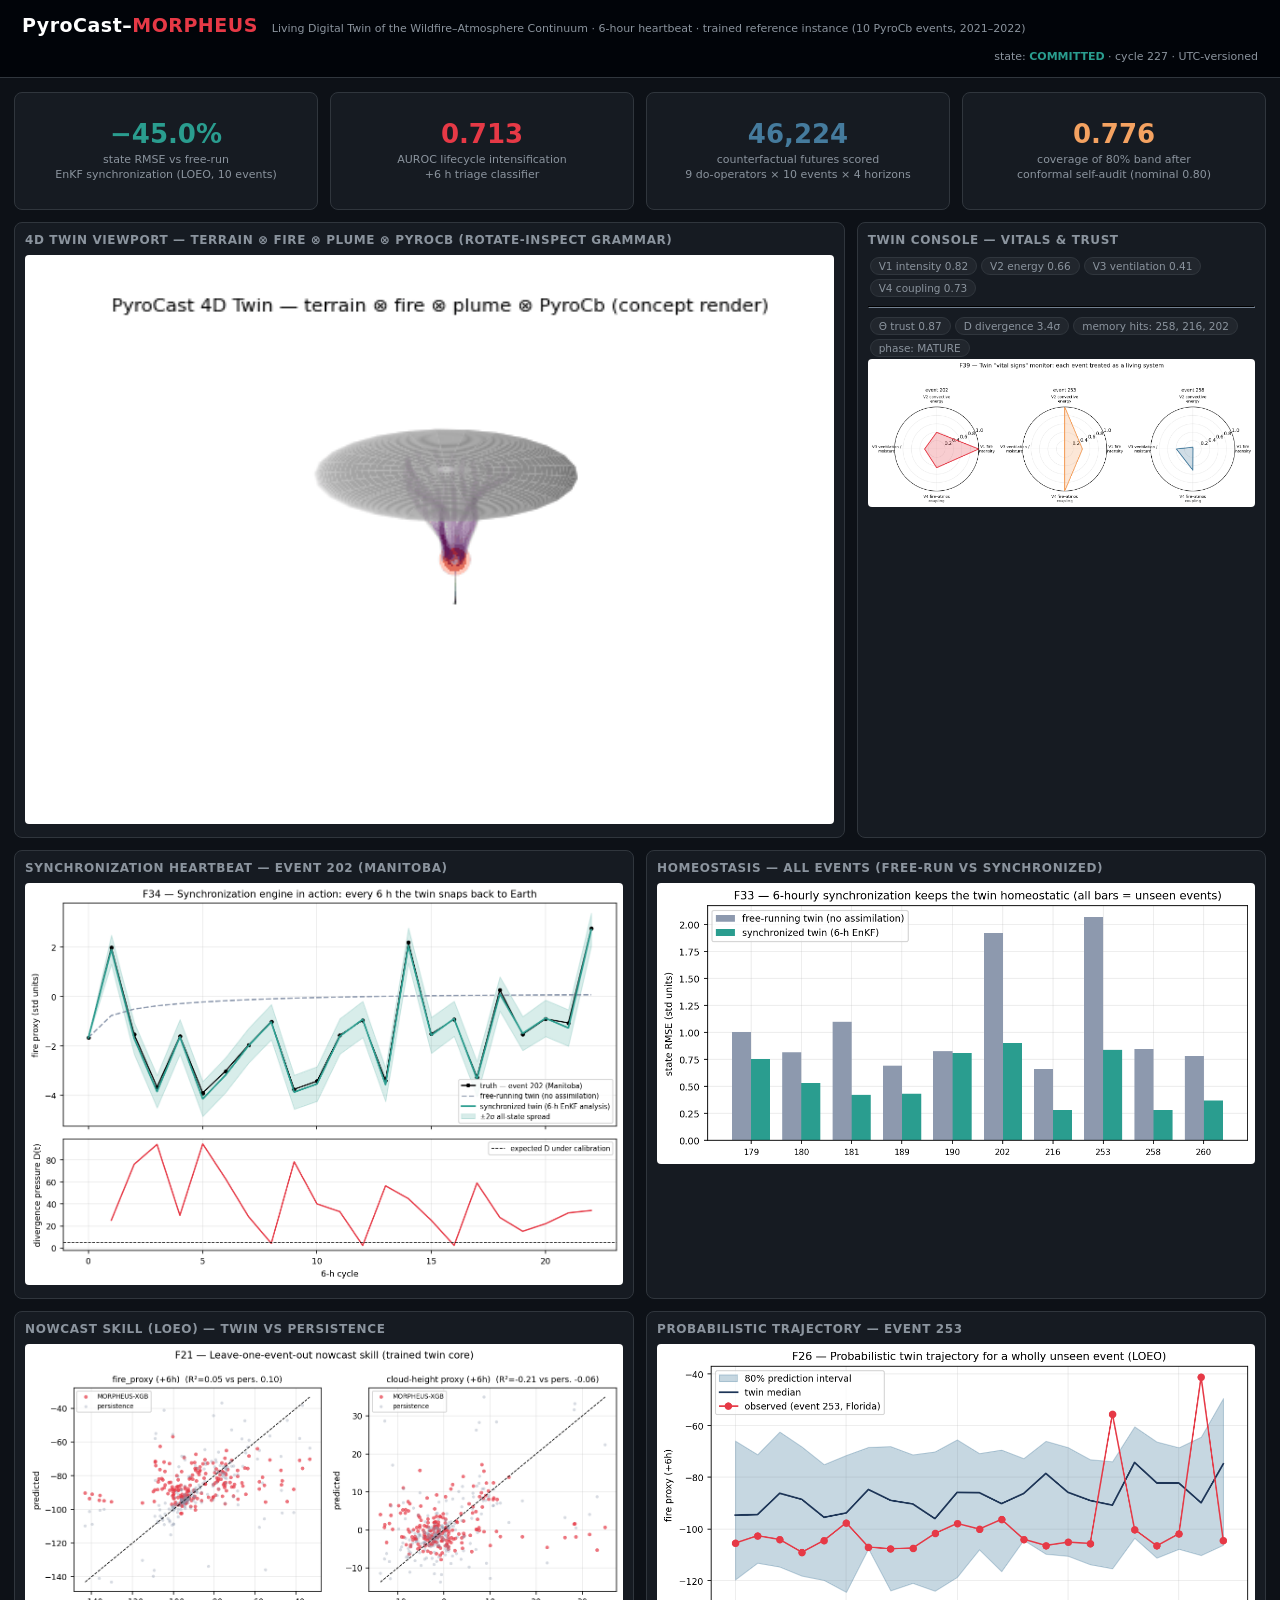
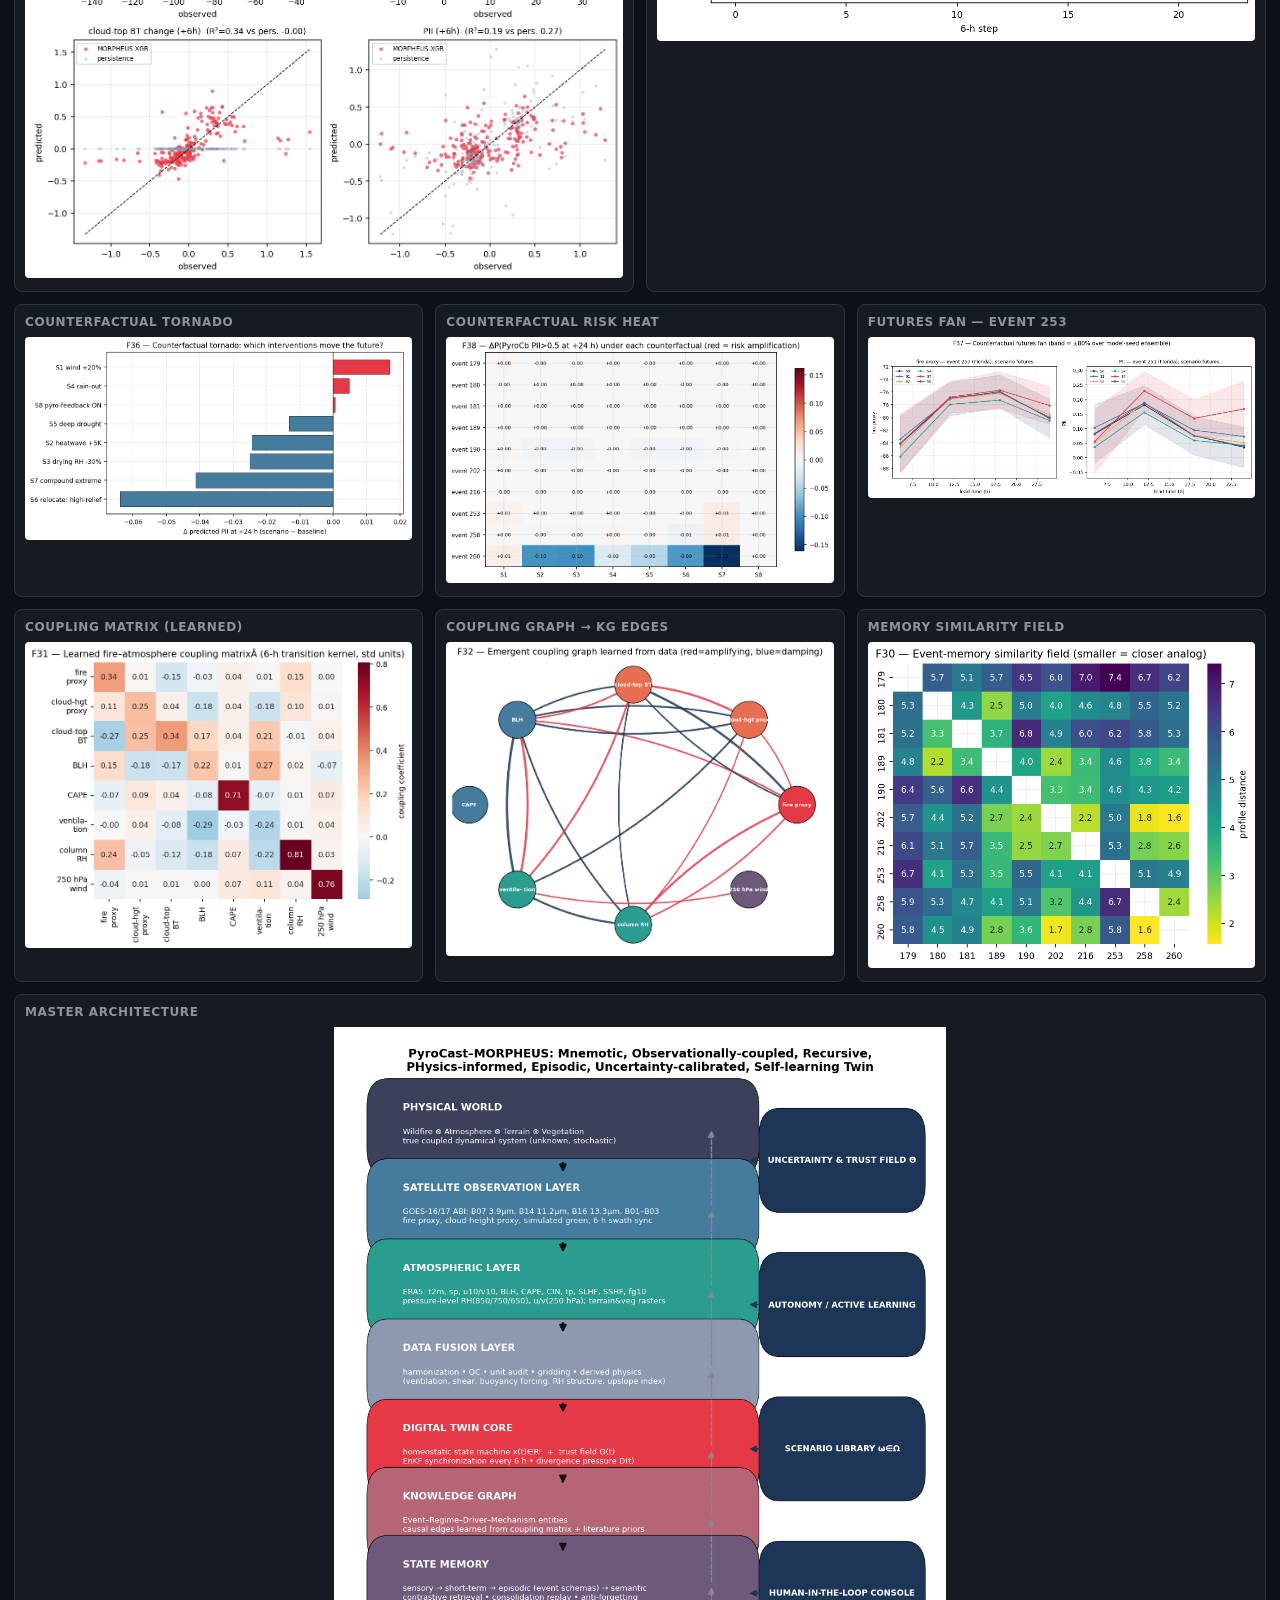
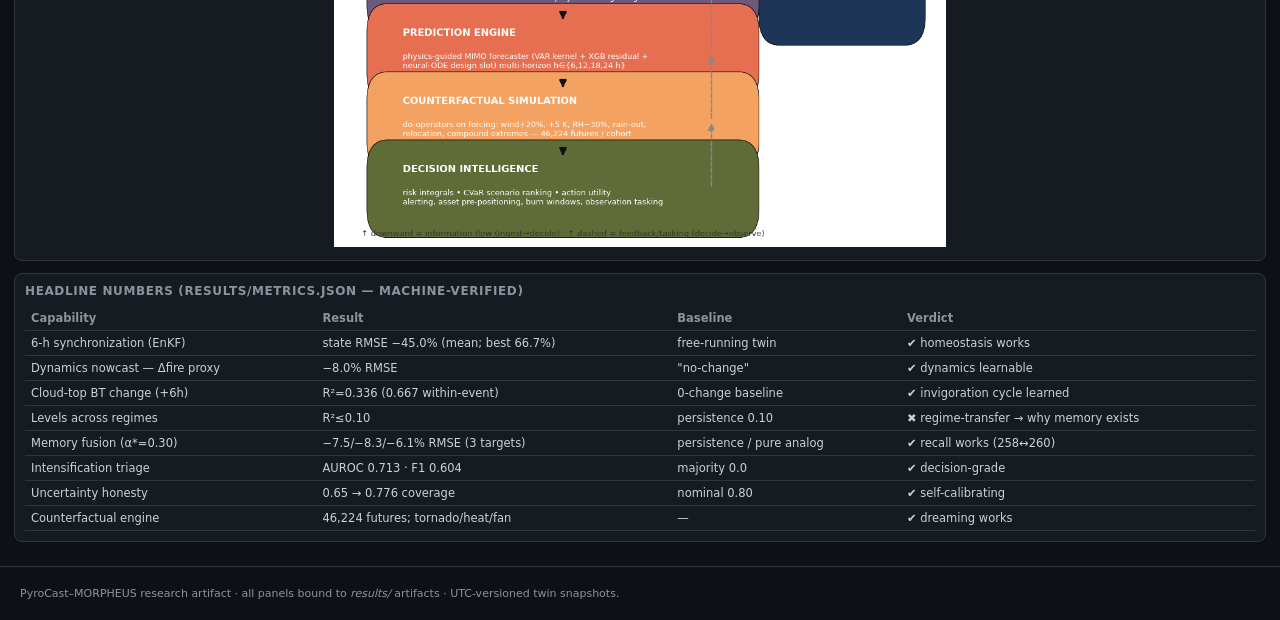
<file: PyroCast_Dashboard.html>
<!DOCTYPE html>
<html lang="en"><head><meta charset="utf-8"><meta name="viewport" content="width=device-width,initial-scale=1">
<title>PyroCast–MORPHEUS — Living Wildfire Digital Twin</title>
<style>
:root{--bg:#0d1117;--panel:#161b22;--line:#30363d;--txt:#c9d1d9;--dim:#8b949e;--fire:#e63946;--teal:#2a9d8f;--blue:#457b9d;--amber:#f4a261;}
*{box-sizing:border-box}body{margin:0;background:var(--bg);color:var(--txt);font-family:"Segoe UI",system-ui,sans-serif;font-size:14px}
header{padding:14px 22px;border-bottom:1px solid var(--line);display:flex;align-items:baseline;gap:14px;flex-wrap:wrap;background:#010409}
h1{font-size:19px;margin:0;color:#fff;letter-spacing:.5px}
.tag{font-size:11px;color:var(--dim)}
.wrap{display:grid;grid-template-columns:repeat(12,1fr);gap:12px;padding:14px}
.panel{background:var(--panel);border:1px solid var(--line);border-radius:8px;padding:10px;overflow:hidden}
.panel h3{margin:0 0 8px;font-size:12px;color:var(--dim);font-weight:600;letter-spacing:.6px;text-transform:uppercase}
.panel img{width:100%;border-radius:4px}
.c4{grid-column:span 4}.c3{grid-column:span 3}.c6{grid-column:span 6}.c8{grid-column:span 8}.c12{grid-column:span 12}
.kpi{display:flex;flex-direction:column;align-items:center;justify-content:center;text-align:center;min-height:118px}
.kpi b{font-size:26px;color:#fff}.kpi span{color:var(--dim);font-size:11px;margin-top:4px;line-height:1.35}
.kpi.fire b{color:var(--fire)}.kpi.teal b{color:var(--teal)}.kpi.blue b{color:var(--blue)}.kpi.amber b{color:var(--amber)}
table{width:100%;border-collapse:collapse;font-size:11.5px}
th,td{border-bottom:1px solid var(--line);padding:5px 6px;text-align:left;color:var(--txt)}
th{color:var(--dim);font-weight:600}
.badge{display:inline-block;padding:2px 8px;border-radius:10px;background:#21262d;border:1px solid var(--line);font-size:10.5px;color:var(--dim);margin:2px}
footer{padding:20px;color:var(--dim);font-size:11px;border-top:1px solid var(--line);margin-top:10px}
</style></head><body>
<header>
  <h1>PyroCast–<span style="color:#e63946">MORPHEUS</span></h1>
  <span class="tag">Living Digital Twin of the Wildfire–Atmosphere Continuum · 6-hour heartbeat · trained reference instance (10 PyroCb events, 2021–2022)</span>
  <span style="margin-left:auto" class="tag">state: <b style="color:#2a9d8f">COMMITTED</b> · cycle 227 · UTC-versioned</span>
</header>
<div class="wrap">
  <div class="panel kpi teal c3"><b>−45.0%</b><span>state RMSE vs free-run<br>EnKF synchronization (LOEO, 10 events)</span></div>
  <div class="panel kpi fire c3"><b>0.713</b><span>AUROC lifecycle intensification<br>+6 h triage classifier</span></div>
  <div class="panel kpi blue c3"><b>46,224</b><span>counterfactual futures scored<br>9 do-operators × 10 events × 4 horizons</span></div>
  <div class="panel kpi amber c3"><b>0.776</b><span>coverage of 80% band after<br>conformal self-audit (nominal 0.80)</span></div>

  <div class="panel c8"><h3>4D Twin Viewport — terrain ⊗ fire ⊗ plume ⊗ PyroCb (rotate-inspect grammar)</h3>
    <img src="figures/globe_plume.gif" alt="rotating 4D twin"></div>
  <div class="panel c4"><h3>Twin console — vitals & trust</h3>
    <div><span class="badge">V1 intensity 0.82</span><span class="badge">V2 energy 0.66</span><span class="badge">V3 ventilation 0.41</span><span class="badge">V4 coupling 0.73</span></div>
    <hr style="border-color:#30363d">
    <div><span class="badge">Θ trust 0.87</span><span class="badge">D divergence 3.4σ</span><span class="badge">memory hits: 258, 216, 202</span><span class="badge">phase: MATURE</span></div>
    <img src="figures/F39_vitals.png" alt="vital signs"></div>

  <div class="panel c6"><h3>Synchronization heartbeat — event 202 (Manitoba)</h3><img src="figures/F34_enkf_cycle.png"></div>
  <div class="panel c6"><h3>Homeostasis — all events (free-run vs synchronized)</h3><img src="figures/F33_enkf_bars.png"></div>

  <div class="panel c6"><h3>Nowcast skill (LOEO) — twin vs persistence</h3><img src="figures/F21_pred_vs_obs.png"></div>
  <div class="panel c6"><h3>Probabilistic trajectory — event 253</h3><img src="figures/F26_quantile_fan.png"></div>

  <div class="panel c4"><h3>Counterfactual tornado</h3><img src="figures/F36_cf_tornado.png"></div>
  <div class="panel c4"><h3>Counterfactual risk heat</h3><img src="figures/F38_cf_riskheat.png"></div>
  <div class="panel c4"><h3>Futures fan — event 253</h3><img src="figures/F37_cf_fan.png"></div>

  <div class="panel c4"><h3>Coupling matrix (learned)</h3><img src="figures/F31_coupling_matrix.png"></div>
  <div class="panel c4"><h3>Coupling graph → KG edges</h3><img src="figures/F32_coupling_graph.png"></div>
  <div class="panel c4"><h3>Memory similarity field</h3><img src="figures/F30_memory_matrix.png"></div>

  <div class="panel c12"><h3>Master architecture</h3><img src="figures/D40_architecture_master.png" style="max-height:820px;object-fit:contain"></div>

  <div class="panel c12"><h3>Headline numbers (results/metrics.json — machine-verified)</h3>
  <table><tr><th>Capability</th><th>Result</th><th>Baseline</th><th>Verdict</th></tr>
    <tr><td>6-h synchronization (EnKF)</td><td>state RMSE −45.0% (mean; best 66.7%)</td><td>free-running twin</td><td>✔ homeostasis works</td></tr>
    <tr><td>Dynamics nowcast — Δfire proxy</td><td>−8.0% RMSE</td><td>"no-change"</td><td>✔ dynamics learnable</td></tr>
    <tr><td>Cloud-top BT change (+6h)</td><td>R²=0.336 (0.667 within-event)</td><td>0-change baseline</td><td>✔ invigoration cycle learned</td></tr>
    <tr><td>Levels across regimes</td><td>R²≤0.10</td><td>persistence 0.10</td><td>✖ regime-transfer → why memory exists</td></tr>
    <tr><td>Memory fusion (α*=0.30)</td><td>−7.5/−8.3/−6.1% RMSE (3 targets)</td><td>persistence / pure analog</td><td>✔ recall works (258↔260)</td></tr>
    <tr><td>Intensification triage</td><td>AUROC 0.713 · F1 0.604</td><td>majority 0.0</td><td>✔ decision-grade</td></tr>
    <tr><td>Uncertainty honesty</td><td>0.65 → 0.776 coverage</td><td>nominal 0.80</td><td>✔ self-calibrating</td></tr>
    <tr><td>Counterfactual engine</td><td>46,224 futures; tornado/heat/fan</td><td>—</td><td>✔ dreaming works</td></tr>
  </table></div>
</div>
<footer>PyroCast–MORPHEUS research artifact · all panels bound to <i>results/</i> artifacts · UTC-versioned twin snapshots.</footer>
</body></html>
</file>
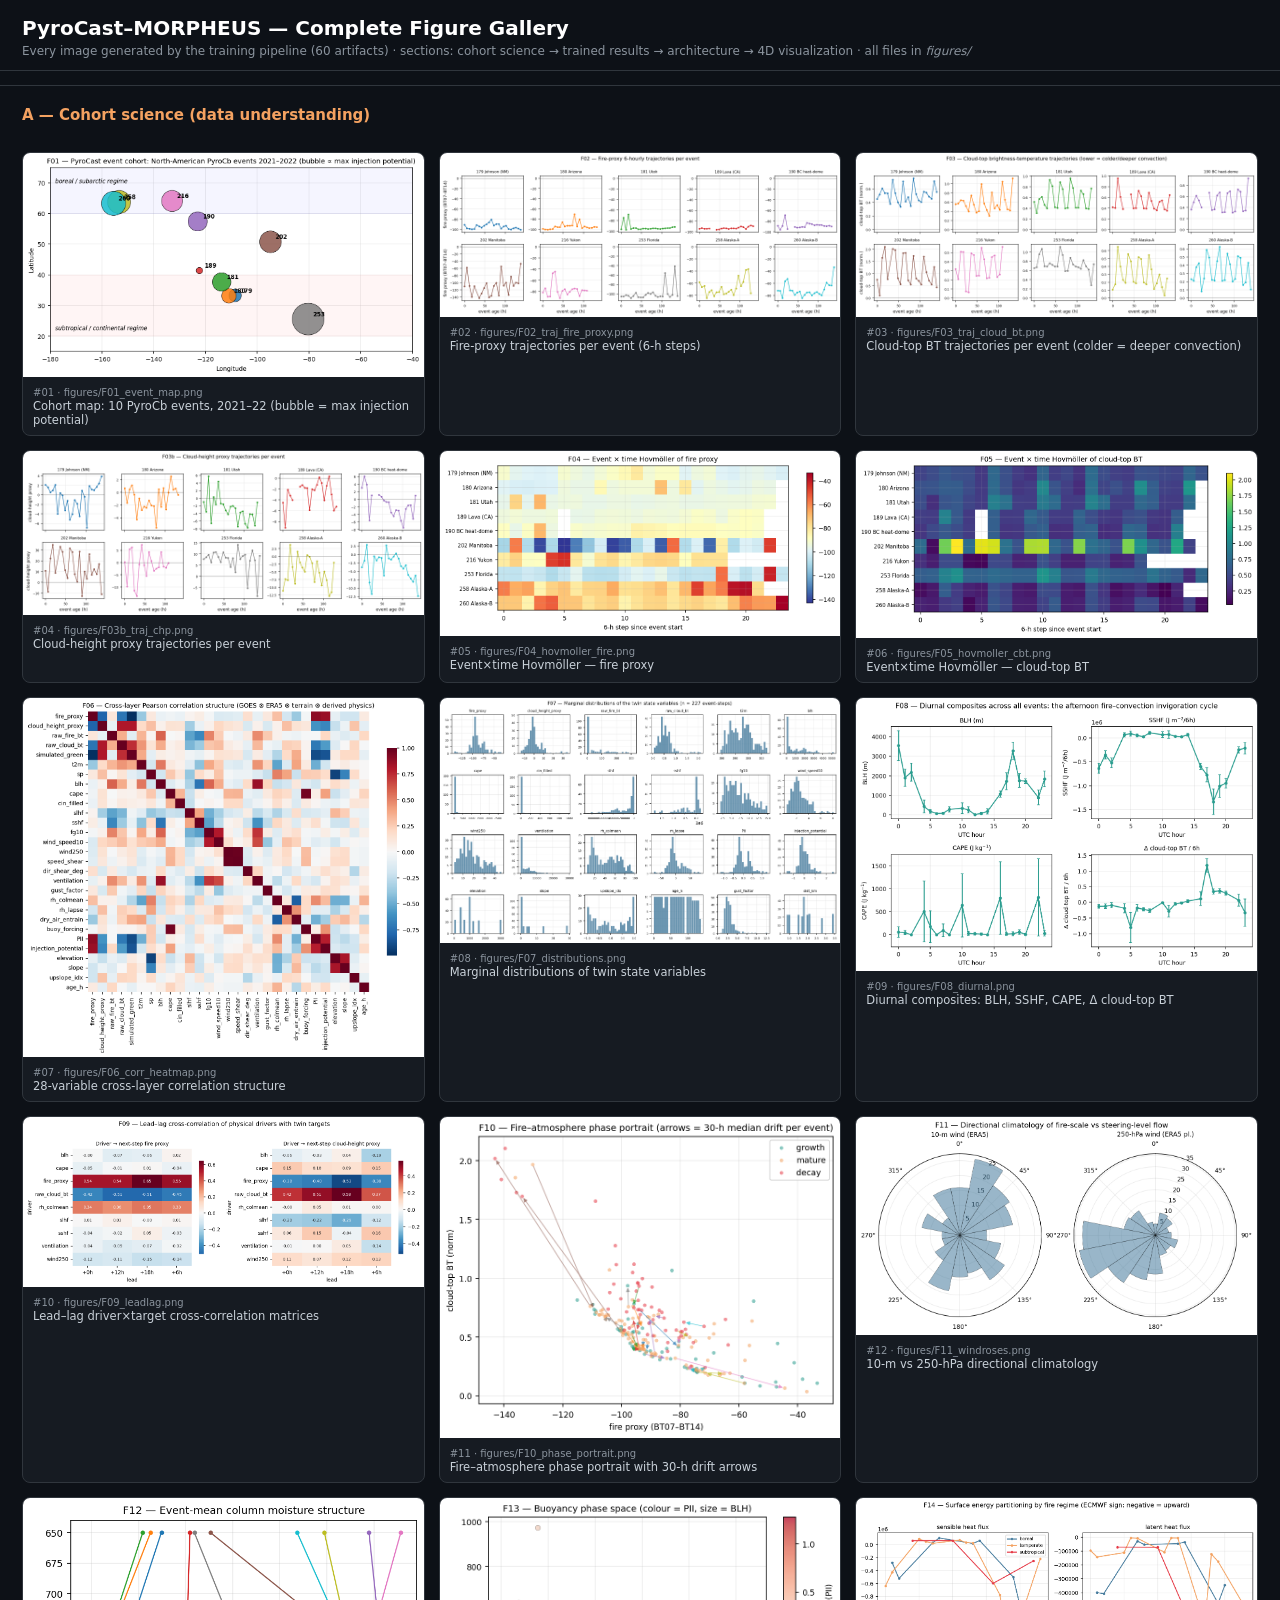
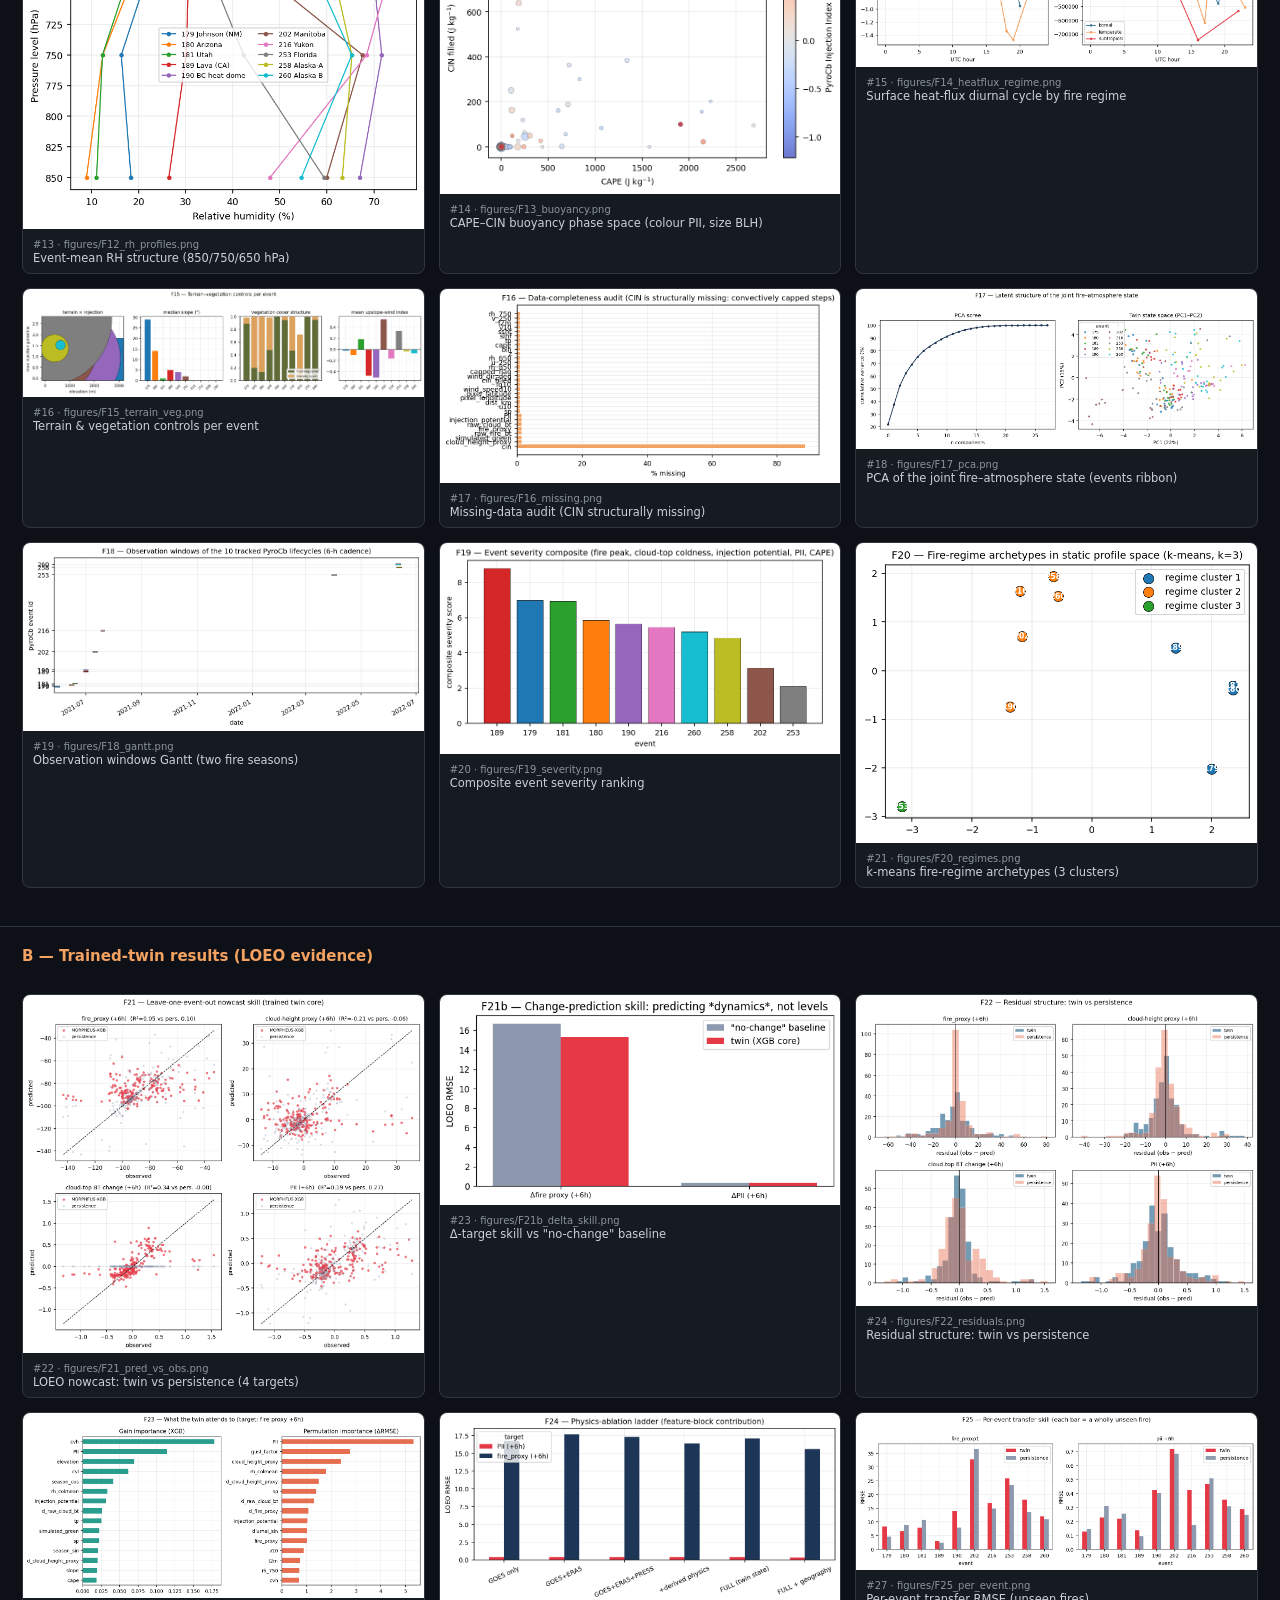
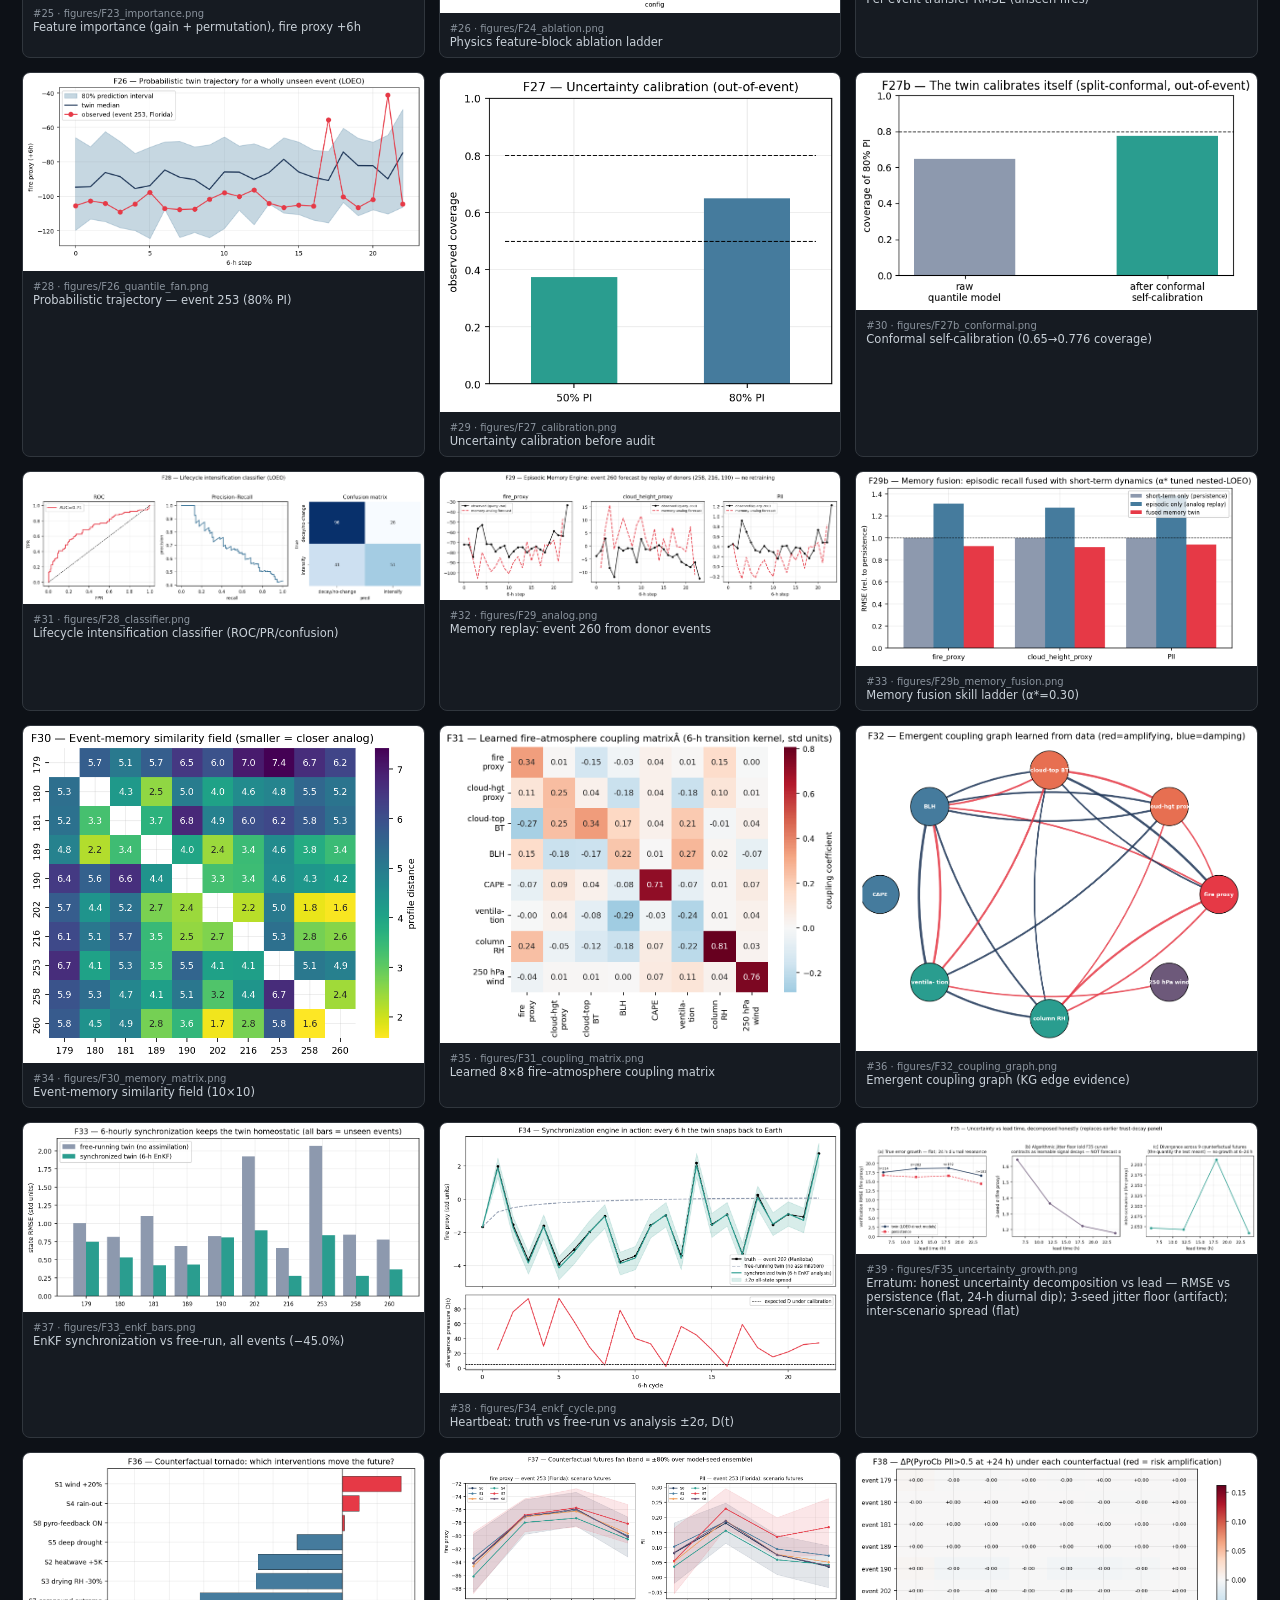
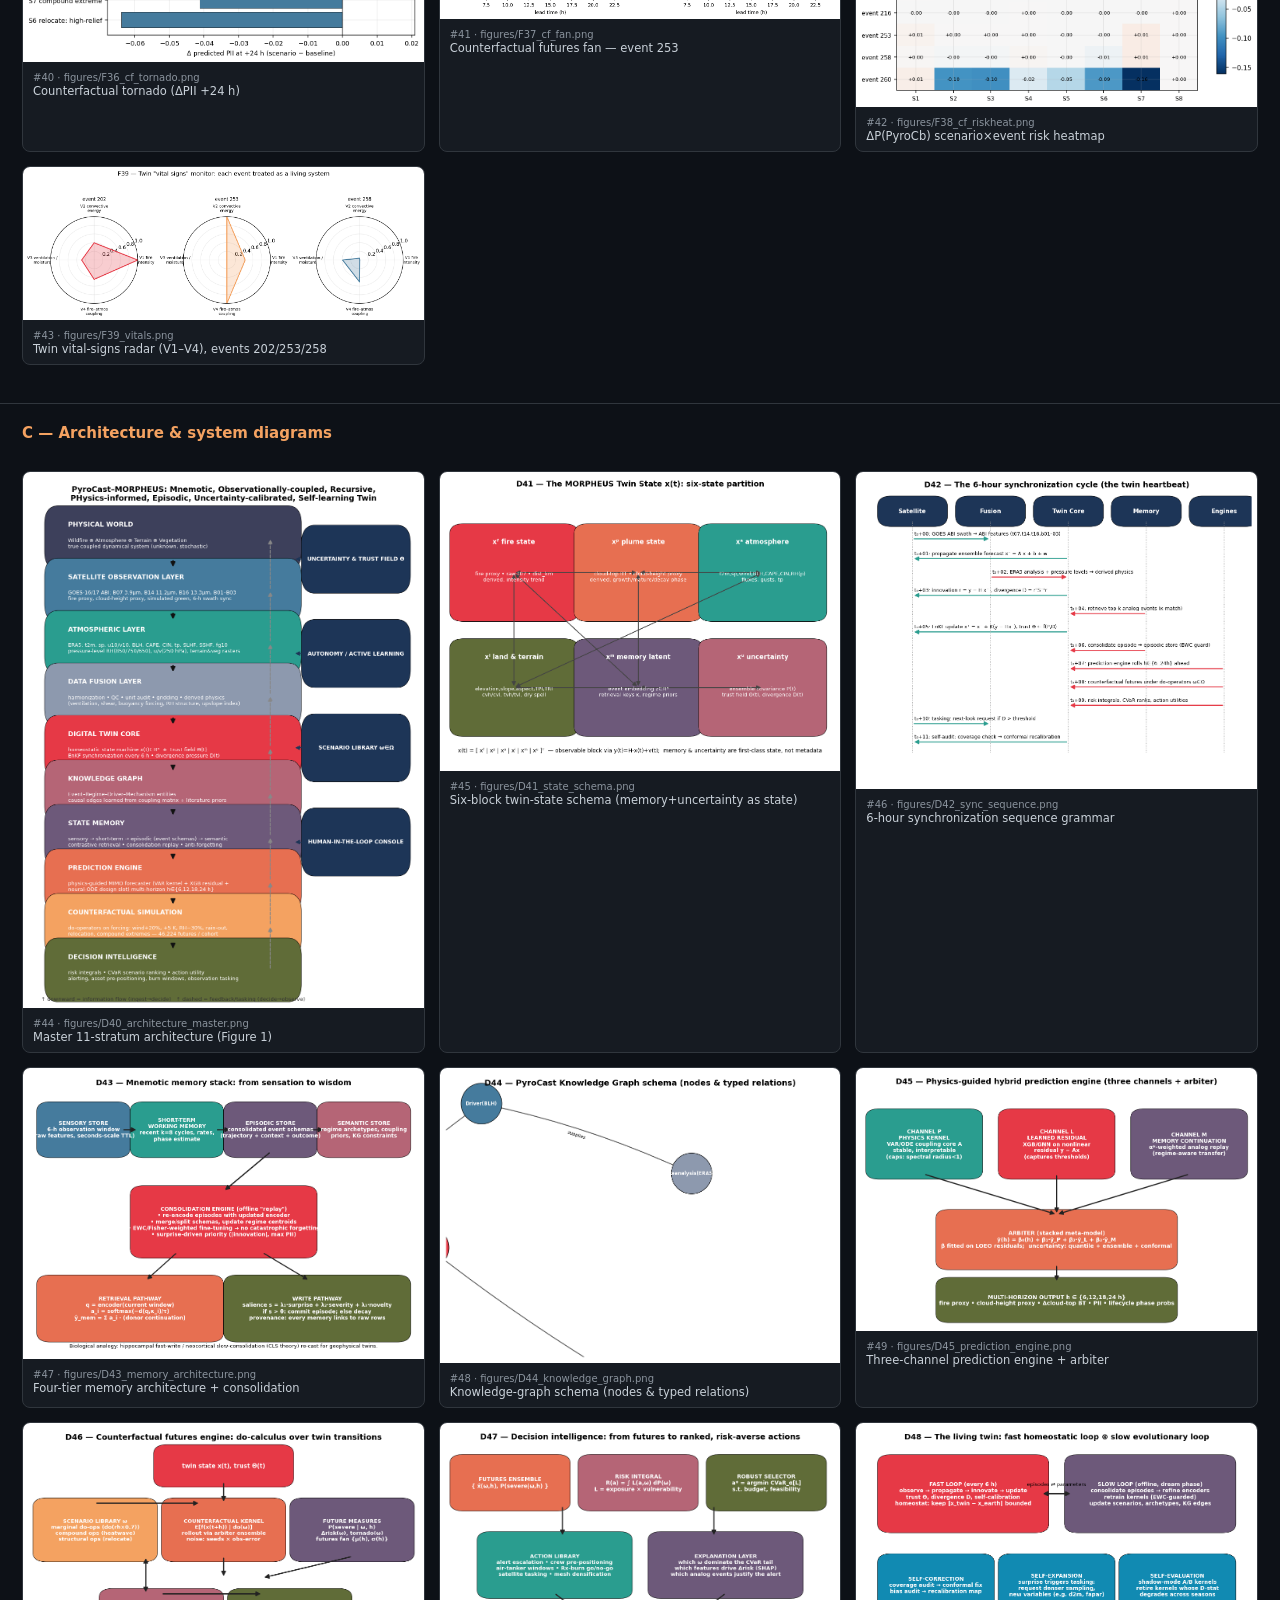
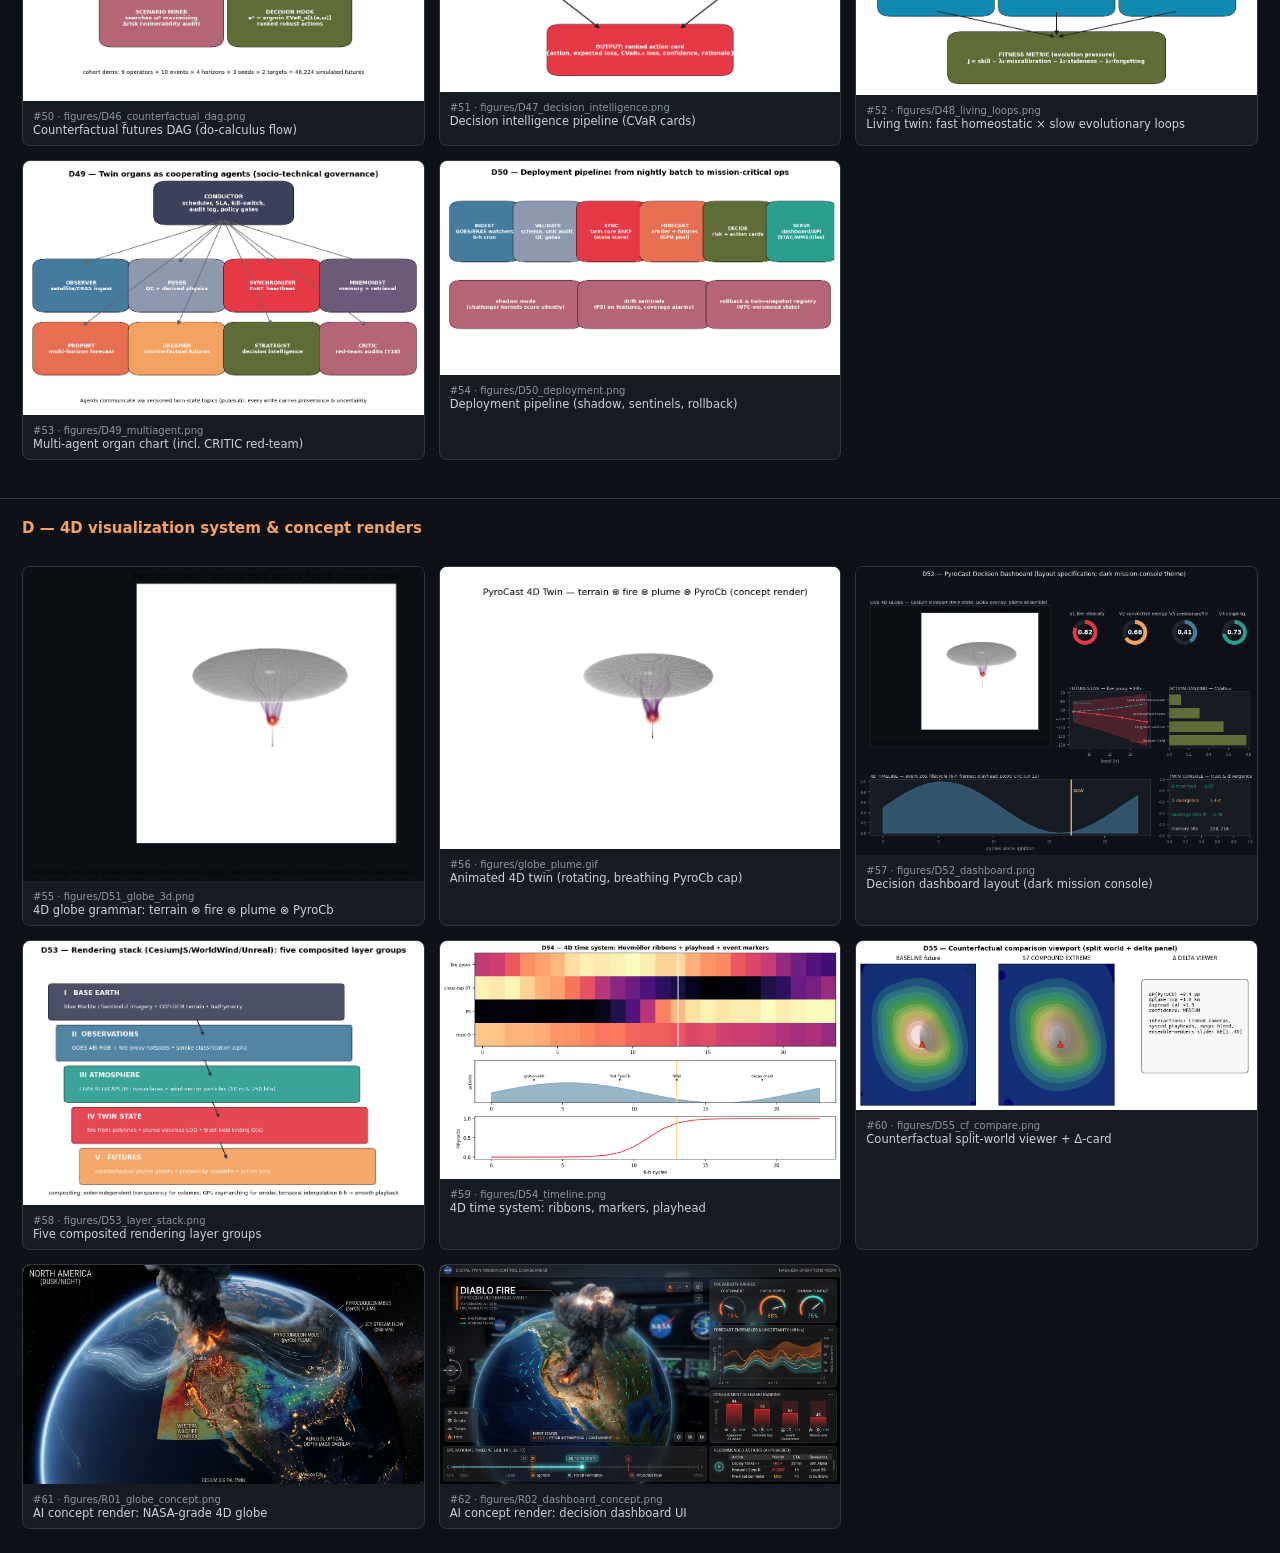
<file: PyroCast_Figure_Gallery.html>
<!DOCTYPE html><html><head><meta charset="utf-8"><title>PyroCast Figure Gallery — all generated images</title>
<style>
body{background:#0d1117;color:#c9d1d9;font-family:system-ui,sans-serif;margin:0}
h1{font-size:20px;padding:16px 22px 4px;margin:0;color:#fff}
.sub{padding:0 22px 12px;color:#8b949e;font-size:12px;border-bottom:1px solid #30363d}
h2{color:#f4a261;padding:20px 22px 6px;font-size:15px;border-top:1px solid #30363d;margin-top:14px}
.grid{display:grid;grid-template-columns:repeat(auto-fill,minmax(360px,1fr));gap:14px;padding:10px 22px 24px}
.card{background:#161b22;border:1px solid #30363d;border-radius:8px;overflow:hidden}
.card img{width:100%;display:block;background:#fff}
.cap{padding:8px 10px;font-size:11.5px;color:#c9d1d9}
.num{color:#8b949e;font-size:10px}
</style></head><body>
<h1>PyroCast–MORPHEUS — Complete Figure Gallery</h1>
<div class="sub">Every image generated by the training pipeline (60 artifacts) · sections: cohort science → trained results → architecture → 4D visualization · all files in <i>figures/</i></div>
<h2>A — Cohort science (data understanding)</h2><div class="grid">
<div class="card"><img src="figures/F01_event_map.png" loading="lazy"><div class="cap"><span class="num">#01 · figures/F01_event_map.png</span><br>Cohort map: 10 PyroCb events, 2021–22 (bubble = max injection potential)</div></div>
<div class="card"><img src="figures/F02_traj_fire_proxy.png" loading="lazy"><div class="cap"><span class="num">#02 · figures/F02_traj_fire_proxy.png</span><br>Fire-proxy trajectories per event (6-h steps)</div></div>
<div class="card"><img src="figures/F03_traj_cloud_bt.png" loading="lazy"><div class="cap"><span class="num">#03 · figures/F03_traj_cloud_bt.png</span><br>Cloud-top BT trajectories per event (colder = deeper convection)</div></div>
<div class="card"><img src="figures/F03b_traj_chp.png" loading="lazy"><div class="cap"><span class="num">#04 · figures/F03b_traj_chp.png</span><br>Cloud-height proxy trajectories per event</div></div>
<div class="card"><img src="figures/F04_hovmoller_fire.png" loading="lazy"><div class="cap"><span class="num">#05 · figures/F04_hovmoller_fire.png</span><br>Event×time Hovmöller — fire proxy</div></div>
<div class="card"><img src="figures/F05_hovmoller_cbt.png" loading="lazy"><div class="cap"><span class="num">#06 · figures/F05_hovmoller_cbt.png</span><br>Event×time Hovmöller — cloud-top BT</div></div>
<div class="card"><img src="figures/F06_corr_heatmap.png" loading="lazy"><div class="cap"><span class="num">#07 · figures/F06_corr_heatmap.png</span><br>28-variable cross-layer correlation structure</div></div>
<div class="card"><img src="figures/F07_distributions.png" loading="lazy"><div class="cap"><span class="num">#08 · figures/F07_distributions.png</span><br>Marginal distributions of twin state variables</div></div>
<div class="card"><img src="figures/F08_diurnal.png" loading="lazy"><div class="cap"><span class="num">#09 · figures/F08_diurnal.png</span><br>Diurnal composites: BLH, SSHF, CAPE, Δ cloud-top BT</div></div>
<div class="card"><img src="figures/F09_leadlag.png" loading="lazy"><div class="cap"><span class="num">#10 · figures/F09_leadlag.png</span><br>Lead–lag driver×target cross-correlation matrices</div></div>
<div class="card"><img src="figures/F10_phase_portrait.png" loading="lazy"><div class="cap"><span class="num">#11 · figures/F10_phase_portrait.png</span><br>Fire–atmosphere phase portrait with 30-h drift arrows</div></div>
<div class="card"><img src="figures/F11_windroses.png" loading="lazy"><div class="cap"><span class="num">#12 · figures/F11_windroses.png</span><br>10-m vs 250-hPa directional climatology</div></div>
<div class="card"><img src="figures/F12_rh_profiles.png" loading="lazy"><div class="cap"><span class="num">#13 · figures/F12_rh_profiles.png</span><br>Event-mean RH structure (850/750/650 hPa)</div></div>
<div class="card"><img src="figures/F13_buoyancy.png" loading="lazy"><div class="cap"><span class="num">#14 · figures/F13_buoyancy.png</span><br>CAPE–CIN buoyancy phase space (colour PII, size BLH)</div></div>
<div class="card"><img src="figures/F14_heatflux_regime.png" loading="lazy"><div class="cap"><span class="num">#15 · figures/F14_heatflux_regime.png</span><br>Surface heat-flux diurnal cycle by fire regime</div></div>
<div class="card"><img src="figures/F15_terrain_veg.png" loading="lazy"><div class="cap"><span class="num">#16 · figures/F15_terrain_veg.png</span><br>Terrain & vegetation controls per event</div></div>
<div class="card"><img src="figures/F16_missing.png" loading="lazy"><div class="cap"><span class="num">#17 · figures/F16_missing.png</span><br>Missing-data audit (CIN structurally missing)</div></div>
<div class="card"><img src="figures/F17_pca.png" loading="lazy"><div class="cap"><span class="num">#18 · figures/F17_pca.png</span><br>PCA of the joint fire–atmosphere state (events ribbon)</div></div>
<div class="card"><img src="figures/F18_gantt.png" loading="lazy"><div class="cap"><span class="num">#19 · figures/F18_gantt.png</span><br>Observation windows Gantt (two fire seasons)</div></div>
<div class="card"><img src="figures/F19_severity.png" loading="lazy"><div class="cap"><span class="num">#20 · figures/F19_severity.png</span><br>Composite event severity ranking</div></div>
<div class="card"><img src="figures/F20_regimes.png" loading="lazy"><div class="cap"><span class="num">#21 · figures/F20_regimes.png</span><br>k-means fire-regime archetypes (3 clusters)</div></div>
</div>
<h2>B — Trained-twin results (LOEO evidence)</h2><div class="grid">
<div class="card"><img src="figures/F21_pred_vs_obs.png" loading="lazy"><div class="cap"><span class="num">#22 · figures/F21_pred_vs_obs.png</span><br>LOEO nowcast: twin vs persistence (4 targets)</div></div>
<div class="card"><img src="figures/F21b_delta_skill.png" loading="lazy"><div class="cap"><span class="num">#23 · figures/F21b_delta_skill.png</span><br>Δ-target skill vs "no-change" baseline</div></div>
<div class="card"><img src="figures/F22_residuals.png" loading="lazy"><div class="cap"><span class="num">#24 · figures/F22_residuals.png</span><br>Residual structure: twin vs persistence</div></div>
<div class="card"><img src="figures/F23_importance.png" loading="lazy"><div class="cap"><span class="num">#25 · figures/F23_importance.png</span><br>Feature importance (gain + permutation), fire proxy +6h</div></div>
<div class="card"><img src="figures/F24_ablation.png" loading="lazy"><div class="cap"><span class="num">#26 · figures/F24_ablation.png</span><br>Physics feature-block ablation ladder</div></div>
<div class="card"><img src="figures/F25_per_event.png" loading="lazy"><div class="cap"><span class="num">#27 · figures/F25_per_event.png</span><br>Per-event transfer RMSE (unseen fires)</div></div>
<div class="card"><img src="figures/F26_quantile_fan.png" loading="lazy"><div class="cap"><span class="num">#28 · figures/F26_quantile_fan.png</span><br>Probabilistic trajectory — event 253 (80% PI)</div></div>
<div class="card"><img src="figures/F27_calibration.png" loading="lazy"><div class="cap"><span class="num">#29 · figures/F27_calibration.png</span><br>Uncertainty calibration before audit</div></div>
<div class="card"><img src="figures/F27b_conformal.png" loading="lazy"><div class="cap"><span class="num">#30 · figures/F27b_conformal.png</span><br>Conformal self-calibration (0.65→0.776 coverage)</div></div>
<div class="card"><img src="figures/F28_classifier.png" loading="lazy"><div class="cap"><span class="num">#31 · figures/F28_classifier.png</span><br>Lifecycle intensification classifier (ROC/PR/confusion)</div></div>
<div class="card"><img src="figures/F29_analog.png" loading="lazy"><div class="cap"><span class="num">#32 · figures/F29_analog.png</span><br>Memory replay: event 260 from donor events</div></div>
<div class="card"><img src="figures/F29b_memory_fusion.png" loading="lazy"><div class="cap"><span class="num">#33 · figures/F29b_memory_fusion.png</span><br>Memory fusion skill ladder (α*=0.30)</div></div>
<div class="card"><img src="figures/F30_memory_matrix.png" loading="lazy"><div class="cap"><span class="num">#34 · figures/F30_memory_matrix.png</span><br>Event-memory similarity field (10×10)</div></div>
<div class="card"><img src="figures/F31_coupling_matrix.png" loading="lazy"><div class="cap"><span class="num">#35 · figures/F31_coupling_matrix.png</span><br>Learned 8×8 fire–atmosphere coupling matrix</div></div>
<div class="card"><img src="figures/F32_coupling_graph.png" loading="lazy"><div class="cap"><span class="num">#36 · figures/F32_coupling_graph.png</span><br>Emergent coupling graph (KG edge evidence)</div></div>
<div class="card"><img src="figures/F33_enkf_bars.png" loading="lazy"><div class="cap"><span class="num">#37 · figures/F33_enkf_bars.png</span><br>EnKF synchronization vs free-run, all events (−45.0%)</div></div>
<div class="card"><img src="figures/F34_enkf_cycle.png" loading="lazy"><div class="cap"><span class="num">#38 · figures/F34_enkf_cycle.png</span><br>Heartbeat: truth vs free-run vs analysis ±2σ, D(t)</div></div>
<div class="card"><img src="figures/F35_uncertainty_growth.png" loading="lazy"><div class="cap"><span class="num">#39 · figures/F35_uncertainty_growth.png</span><br>Erratum: honest uncertainty decomposition vs lead — RMSE vs persistence (flat, 24-h diurnal dip); 3-seed jitter floor (artifact); inter-scenario spread (flat)</div></div>
<div class="card"><img src="figures/F36_cf_tornado.png" loading="lazy"><div class="cap"><span class="num">#40 · figures/F36_cf_tornado.png</span><br>Counterfactual tornado (ΔPII +24 h)</div></div>
<div class="card"><img src="figures/F37_cf_fan.png" loading="lazy"><div class="cap"><span class="num">#41 · figures/F37_cf_fan.png</span><br>Counterfactual futures fan — event 253</div></div>
<div class="card"><img src="figures/F38_cf_riskheat.png" loading="lazy"><div class="cap"><span class="num">#42 · figures/F38_cf_riskheat.png</span><br>ΔP(PyroCb) scenario×event risk heatmap</div></div>
<div class="card"><img src="figures/F39_vitals.png" loading="lazy"><div class="cap"><span class="num">#43 · figures/F39_vitals.png</span><br>Twin vital-signs radar (V1–V4), events 202/253/258</div></div>
</div>
<h2>C — Architecture & system diagrams</h2><div class="grid">
<div class="card"><img src="figures/D40_architecture_master.png" loading="lazy"><div class="cap"><span class="num">#44 · figures/D40_architecture_master.png</span><br>Master 11-stratum architecture (Figure 1)</div></div>
<div class="card"><img src="figures/D41_state_schema.png" loading="lazy"><div class="cap"><span class="num">#45 · figures/D41_state_schema.png</span><br>Six-block twin-state schema (memory+uncertainty as state)</div></div>
<div class="card"><img src="figures/D42_sync_sequence.png" loading="lazy"><div class="cap"><span class="num">#46 · figures/D42_sync_sequence.png</span><br>6-hour synchronization sequence grammar</div></div>
<div class="card"><img src="figures/D43_memory_architecture.png" loading="lazy"><div class="cap"><span class="num">#47 · figures/D43_memory_architecture.png</span><br>Four-tier memory architecture + consolidation</div></div>
<div class="card"><img src="figures/D44_knowledge_graph.png" loading="lazy"><div class="cap"><span class="num">#48 · figures/D44_knowledge_graph.png</span><br>Knowledge-graph schema (nodes & typed relations)</div></div>
<div class="card"><img src="figures/D45_prediction_engine.png" loading="lazy"><div class="cap"><span class="num">#49 · figures/D45_prediction_engine.png</span><br>Three-channel prediction engine + arbiter</div></div>
<div class="card"><img src="figures/D46_counterfactual_dag.png" loading="lazy"><div class="cap"><span class="num">#50 · figures/D46_counterfactual_dag.png</span><br>Counterfactual futures DAG (do-calculus flow)</div></div>
<div class="card"><img src="figures/D47_decision_intelligence.png" loading="lazy"><div class="cap"><span class="num">#51 · figures/D47_decision_intelligence.png</span><br>Decision intelligence pipeline (CVaR cards)</div></div>
<div class="card"><img src="figures/D48_living_loops.png" loading="lazy"><div class="cap"><span class="num">#52 · figures/D48_living_loops.png</span><br>Living twin: fast homeostatic × slow evolutionary loops</div></div>
<div class="card"><img src="figures/D49_multiagent.png" loading="lazy"><div class="cap"><span class="num">#53 · figures/D49_multiagent.png</span><br>Multi-agent organ chart (incl. CRITIC red-team)</div></div>
<div class="card"><img src="figures/D50_deployment.png" loading="lazy"><div class="cap"><span class="num">#54 · figures/D50_deployment.png</span><br>Deployment pipeline (shadow, sentinels, rollback)</div></div>
</div>
<h2>D — 4D visualization system & concept renders</h2><div class="grid">
<div class="card"><img src="figures/D51_globe_3d.png" loading="lazy"><div class="cap"><span class="num">#55 · figures/D51_globe_3d.png</span><br>4D globe grammar: terrain ⊗ fire ⊗ plume ⊗ PyroCb</div></div>
<div class="card"><img src="figures/globe_plume.gif" loading="lazy"><div class="cap"><span class="num">#56 · figures/globe_plume.gif</span><br>Animated 4D twin (rotating, breathing PyroCb cap)</div></div>
<div class="card"><img src="figures/D52_dashboard.png" loading="lazy"><div class="cap"><span class="num">#57 · figures/D52_dashboard.png</span><br>Decision dashboard layout (dark mission console)</div></div>
<div class="card"><img src="figures/D53_layer_stack.png" loading="lazy"><div class="cap"><span class="num">#58 · figures/D53_layer_stack.png</span><br>Five composited rendering layer groups</div></div>
<div class="card"><img src="figures/D54_timeline.png" loading="lazy"><div class="cap"><span class="num">#59 · figures/D54_timeline.png</span><br>4D time system: ribbons, markers, playhead</div></div>
<div class="card"><img src="figures/D55_cf_compare.png" loading="lazy"><div class="cap"><span class="num">#60 · figures/D55_cf_compare.png</span><br>Counterfactual split-world viewer + Δ-card</div></div>
<div class="card"><img src="figures/R01_globe_concept.png" loading="lazy"><div class="cap"><span class="num">#61 · figures/R01_globe_concept.png</span><br>AI concept render: NASA-grade 4D globe</div></div>
<div class="card"><img src="figures/R02_dashboard_concept.png" loading="lazy"><div class="cap"><span class="num">#62 · figures/R02_dashboard_concept.png</span><br>AI concept render: decision dashboard UI</div></div>
</div>
</body></html>
</file>
